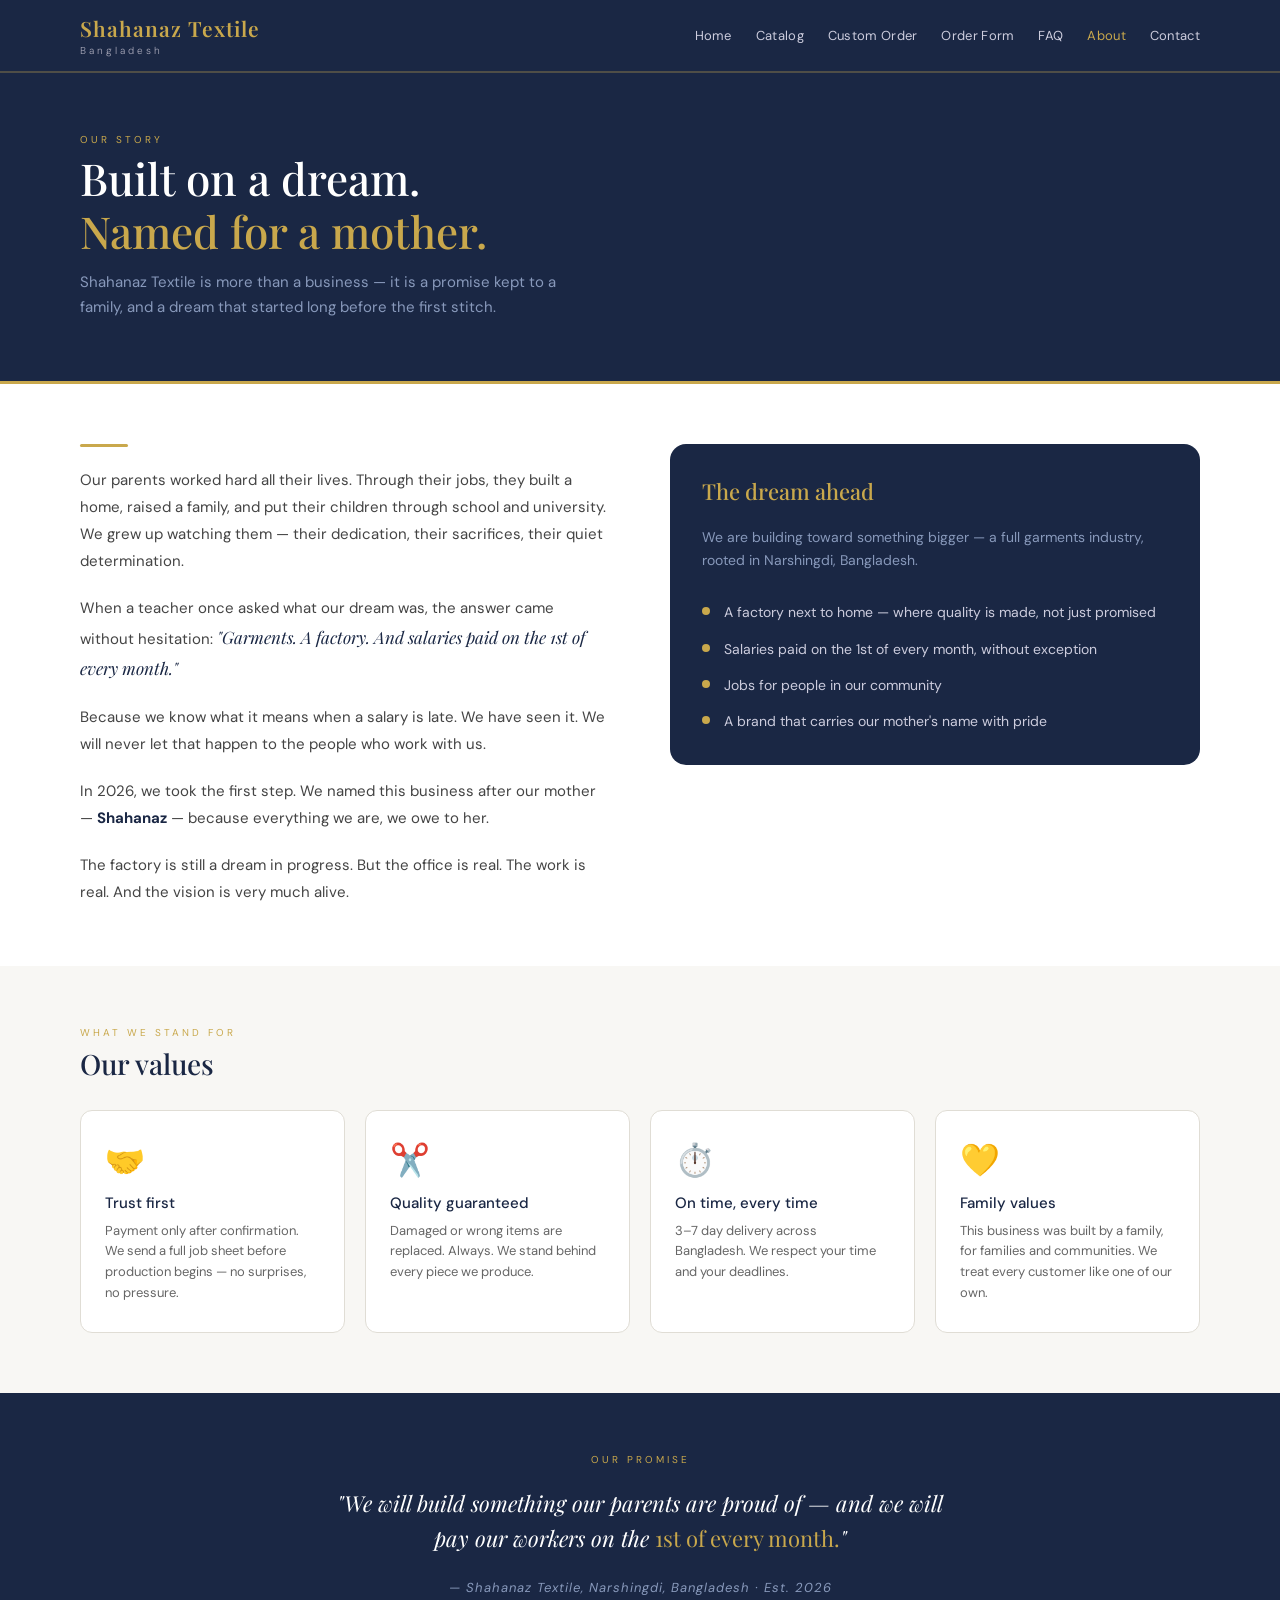
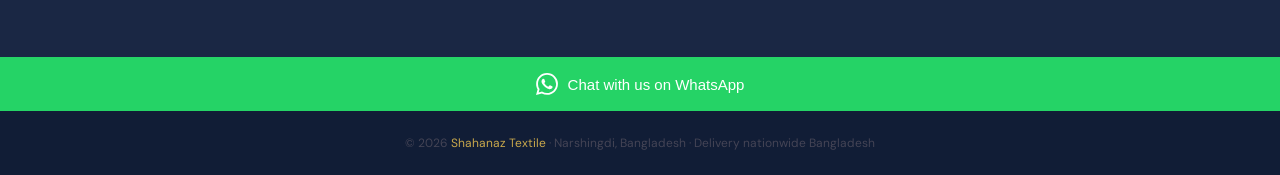
<file: about.html>
<!DOCTYPE html>
<html lang="en">
<head>
<meta charset="UTF-8">
<meta name="viewport" content="width=device-width, initial-scale=1.0">
<title>About Us | Shahanaz Textile</title>
<link rel="stylesheet" href="css/style.css">
<style>
.about-header{background:var(--navy);padding:60px 80px;border-bottom:3px solid var(--gold);}
.about-header h1{font-family:'Playfair Display',serif;font-size:44px;font-weight:500;color:var(--white);line-height:1.2;}
.about-header h1 em{color:var(--gold);font-style:normal;}
.about-header p{color:var(--muted);font-size:15px;margin-top:12px;max-width:520px;line-height:1.7;}
.story-section{padding:60px 80px;background:var(--white);}
.story-grid{display:grid;grid-template-columns:1fr 1fr;gap:60px;align-items:start;}
.story-text{display:flex;flex-direction:column;gap:20px;}
.story-text p{font-size:15px;color:#444;line-height:1.8;}
.story-text p em{color:var(--navy);font-style:italic;font-family:'Playfair Display',serif;font-size:17px;}
.gold-line{width:48px;height:3px;background:var(--gold);border-radius:2px;}
.vision-card{background:var(--navy);border-radius:16px;padding:32px;display:flex;flex-direction:column;gap:20px;}
.vision-card h3{font-family:'Playfair Display',serif;font-size:22px;color:var(--gold);font-weight:500;}
.vision-card p{font-size:14px;color:var(--muted);line-height:1.7;}
.vision-item{display:flex;gap:14px;align-items:flex-start;}
.vision-dot{width:8px;height:8px;border-radius:50%;background:var(--gold);flex-shrink:0;margin-top:6px;}
.vision-item p{font-size:14px;color:#ccd;line-height:1.6;}
.values-section{padding:60px 80px;background:var(--off);}
.values-grid{display:grid;grid-template-columns:repeat(auto-fit,minmax(220px,1fr));gap:20px;margin-top:28px;}
.value-card{background:var(--white);border:1px solid var(--border);border-radius:12px;padding:28px 24px;}
.value-icon{font-size:32px;margin-bottom:12px;}
.value-card h3{font-size:15px;font-weight:500;color:var(--navy);margin-bottom:8px;}
.value-card p{font-size:13px;color:#666;line-height:1.6;}
.founder-section{padding:60px 80px;background:var(--navy);}
.founder-quote{max-width:640px;margin:0 auto;text-align:center;}
.founder-quote blockquote{font-family:'Playfair Display',serif;font-size:22px;color:var(--white);font-style:italic;line-height:1.6;margin-bottom:20px;}
.founder-quote blockquote em{color:var(--gold);font-style:normal;}
.founder-quote cite{font-size:13px;color:var(--muted);letter-spacing:1px;}
@media(max-width:700px){
  .about-header{padding:40px 16px;}
  .about-header h1{font-size:30px;}
  .story-section,.values-section,.founder-section{padding:40px 16px;}
  .story-grid{grid-template-columns:1fr;gap:32px;}
}
</style>
</head>
<body>

<div class="about-header">
  <div class="eyebrow">Our story</div>
  <h1>Built on a dream.<br><em>Named for a mother.</em></h1>
  <p>Shahanaz Textile is more than a business — it is a promise kept to a family, and a dream that started long before the first stitch.</p>
</div>

<section class="story-section">
  <div class="story-grid">
    <div class="story-text">
      <div class="gold-line"></div>
      <p>Our parents worked hard all their lives. Through their jobs, they built a home, raised a family, and put their children through school and university. We grew up watching them — their dedication, their sacrifices, their quiet determination.</p>
      <p>When a teacher once asked what our dream was, the answer came without hesitation: <em>"Garments. A factory. And salaries paid on the 1st of every month."</em></p>
      <p>Because we know what it means when a salary is late. We have seen it. We will never let that happen to the people who work with us.</p>
      <p>In 2026, we took the first step. We named this business after our mother — <strong style="color:var(--navy);">Shahanaz</strong> — because everything we are, we owe to her.</p>
      <p>The factory is still a dream in progress. But the office is real. The work is real. And the vision is very much alive.</p>
    </div>
    <div>
      <div class="vision-card">
        <h3>The dream ahead</h3>
        <p>We are building toward something bigger — a full garments industry, rooted in Narshingdi, Bangladesh.</p>
        <div style="display:flex;flex-direction:column;gap:14px;margin-top:8px;">
          <div class="vision-item"><div class="vision-dot"></div><p>A factory next to home — where quality is made, not just promised</p></div>
          <div class="vision-item"><div class="vision-dot"></div><p>Salaries paid on the 1st of every month, without exception</p></div>
          <div class="vision-item"><div class="vision-dot"></div><p>Jobs for people in our community</p></div>
          <div class="vision-item"><div class="vision-dot"></div><p>A brand that carries our mother's name with pride</p></div>
        </div>
      </div>
    </div>
  </div>
</section>

<section class="values-section">
  <div class="eyebrow">What we stand for</div>
  <div class="section-title">Our values</div>
  <div class="values-grid">
    <div class="value-card">
      <div class="value-icon">🤝</div>
      <h3>Trust first</h3>
      <p>Payment only after confirmation. We send a full job sheet before production begins — no surprises, no pressure.</p>
    </div>
    <div class="value-card">
      <div class="value-icon">✂️</div>
      <h3>Quality guaranteed</h3>
      <p>Damaged or wrong items are replaced. Always. We stand behind every piece we produce.</p>
    </div>
    <div class="value-card">
      <div class="value-icon">⏱️</div>
      <h3>On time, every time</h3>
      <p>3–7 day delivery across Bangladesh. We respect your time and your deadlines.</p>
    </div>
    <div class="value-card">
      <div class="value-icon">💛</div>
      <h3>Family values</h3>
      <p>This business was built by a family, for families and communities. We treat every customer like one of our own.</p>
    </div>
  </div>
</section>

<section class="founder-section">
  <div class="founder-quote">
    <div class="eyebrow" style="color:var(--gold);text-align:center;margin-bottom:20px;">Our promise</div>
    <blockquote>"We will build something our parents are proud of — and we will pay our workers on the <em>1st of every month.</em>"</blockquote>
    <cite>— Shahanaz Textile, Narshingdi, Bangladesh · Est. 2026</cite>
  </div>
</section>

<script src="js/shared.js"></script>
<script>
injectNav('About');
injectWABar('Hi Shahanaz Textile! I would like to learn more about your business.');
injectFooter();
</script>
</body>
</html>
</file>
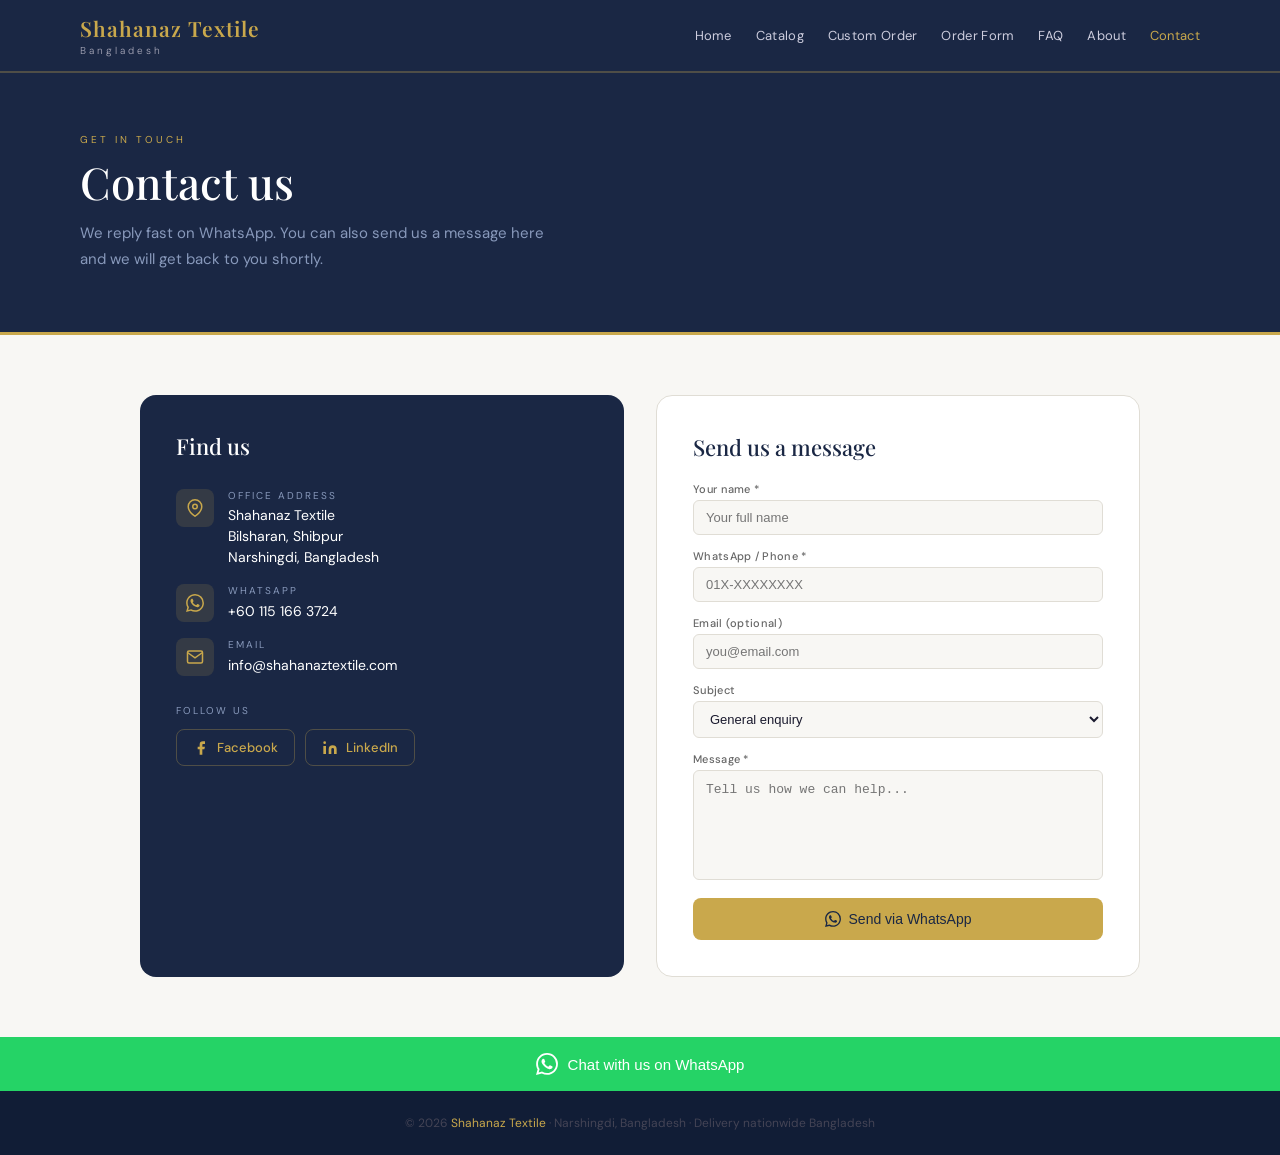
<file: contact.html>
<!DOCTYPE html>
<html lang="en">
<head>
<meta charset="UTF-8">
<meta name="viewport" content="width=device-width, initial-scale=1.0">
<title>Contact | Shahanaz Textile</title>
<link rel="stylesheet" href="css/style.css">
<style>
.contact-header{background:var(--navy);padding:60px 80px;border-bottom:3px solid var(--gold);}
.contact-header h1{font-family:'Playfair Display',serif;font-size:44px;font-weight:500;color:var(--white);}
.contact-header p{color:var(--muted);font-size:15px;margin-top:10px;max-width:480px;line-height:1.7;}
.contact-wrap{padding:60px 80px;background:var(--off);}
.contact-grid{display:grid;grid-template-columns:1fr 1fr;gap:32px;max-width:1000px;margin:0 auto;}

/* INFO CARD */
.info-card{background:var(--navy);border-radius:16px;padding:36px;display:flex;flex-direction:column;gap:28px;}
.info-card h2{font-family:'Playfair Display',serif;font-size:22px;color:var(--white);font-weight:500;}
.info-block{display:flex;flex-direction:column;gap:16px;}
.info-item{display:flex;gap:14px;align-items:flex-start;}
.info-icon{width:38px;height:38px;background:rgba(201,168,76,0.15);border-radius:8px;display:flex;align-items:center;justify-content:center;flex-shrink:0;}
.info-icon svg{width:18px;height:18px;color:var(--gold);}
.info-text label{font-size:10px;color:var(--muted);letter-spacing:2px;text-transform:uppercase;display:block;margin-bottom:3px;}
.info-text a,.info-text p{font-size:14px;color:var(--white);text-decoration:none;line-height:1.5;}
.info-text a:hover{color:var(--gold);}

/* SOCIAL ROW */
.social-row{display:flex;gap:10px;flex-wrap:wrap;}
.social-btn{display:flex;align-items:center;gap:8px;padding:9px 16px;border-radius:8px;font-size:13px;font-weight:500;text-decoration:none;transition:all .2s;border:1px solid rgba(201,168,76,0.3);color:var(--gold);background:transparent;}
.social-btn:hover{background:rgba(201,168,76,0.1);border-color:var(--gold);}
.social-btn svg{width:16px;height:16px;}

/* FORM CARD */
.form-card-contact{background:var(--white);border-radius:16px;padding:36px;border:1px solid var(--border);}
.form-card-contact h2{font-family:'Playfair Display',serif;font-size:22px;color:var(--navy);font-weight:500;margin-bottom:20px;}
.form-fields{display:flex;flex-direction:column;gap:14px;}
.send-btn{background:var(--gold);color:var(--navy);border:none;border-radius:8px;padding:13px;font-size:14px;font-weight:500;cursor:pointer;width:100%;display:flex;align-items:center;justify-content:center;gap:8px;transition:background .2s;margin-top:4px;}
.send-btn:hover{background:var(--gold-dark);}
.success-msg{display:none;background:rgba(201,168,76,0.1);border:1px solid rgba(201,168,76,0.3);border-radius:8px;padding:14px;font-size:13px;color:#9a7d30;text-align:center;margin-top:12px;}

@media(max-width:700px){
  .contact-header,.contact-wrap{padding:40px 16px;}
  .contact-header h1{font-size:30px;}
  .contact-grid{grid-template-columns:1fr;}
}
</style>
</head>
<body>

<div class="contact-header">
  <div class="eyebrow">Get in touch</div>
  <h1>Contact us</h1>
  <p>We reply fast on WhatsApp. You can also send us a message here and we will get back to you shortly.</p>
</div>

<div class="contact-wrap">
  <div class="contact-grid">

    <!-- INFO CARD -->
    <div class="info-card">
      <h2>Find us</h2>
      <div class="info-block">

        <div class="info-item">
          <div class="info-icon">
            <svg viewBox="0 0 24 24" fill="none" stroke="currentColor" stroke-width="2"><path d="M21 10c0 7-9 13-9 13s-9-6-9-13a9 9 0 0118 0z"/><circle cx="12" cy="10" r="3"/></svg>
          </div>
          <div class="info-text">
            <label>Office address</label>
            <p>Shahanaz Textile<br>Bilsharan, Shibpur<br>Narshingdi, Bangladesh</p>
          </div>
        </div>

        <div class="info-item">
          <div class="info-icon">
            <svg viewBox="0 0 24 24" fill="currentColor"><path d="M17.472 14.382c-.297-.149-1.758-.867-2.03-.967-.273-.099-.471-.148-.67.15-.197.297-.767.966-.94 1.164-.173.199-.347.223-.644.075-.297-.15-1.255-.463-2.39-1.475-.883-.788-1.48-1.761-1.653-2.059-.173-.297-.018-.458.13-.606.134-.133.298-.347.446-.52.149-.174.198-.298.298-.497.099-.198.05-.371-.025-.52-.075-.149-.669-1.612-.916-2.207-.242-.579-.487-.5-.669-.51-.173-.008-.371-.01-.57-.01-.198 0-.52.074-.792.372-.272.297-1.04 1.016-1.04 2.479 0 1.462 1.065 2.875 1.213 3.074.149.198 2.096 3.2 5.077 4.487.709.306 1.262.489 1.694.625.712.227 1.36.195 1.871.118.571-.085 1.758-.719 2.006-1.413.248-.694.248-1.289.173-1.413-.074-.124-.272-.198-.57-.347m-5.421 7.403h-.004a9.87 9.87 0 01-5.031-1.378l-.361-.214-3.741.982.998-3.648-.235-.374a9.86 9.86 0 01-1.51-5.26c.001-5.45 4.436-9.884 9.888-9.884 2.64 0 5.122 1.03 6.988 2.898a9.825 9.825 0 012.893 6.994c-.003 5.45-4.437 9.884-9.885 9.884m8.413-18.297A11.815 11.815 0 0012.05 0C5.495 0 .16 5.335.157 11.892c0 2.096.547 4.142 1.588 5.945L.057 24l6.305-1.654a11.882 11.882 0 005.683 1.448h.005c6.554 0 11.89-5.335 11.893-11.893a11.821 11.821 0 00-3.48-8.413z"/></svg>
          </div>
          <div class="info-text">
            <label>WhatsApp</label>
            <a href="https://wa.me/+601151663724" target="_blank">+60 115 166 3724</a>
          </div>
        </div>

        <div class="info-item">
          <div class="info-icon">
            <svg viewBox="0 0 24 24" fill="none" stroke="currentColor" stroke-width="2"><path d="M4 4h16c1.1 0 2 .9 2 2v12c0 1.1-.9 2-2 2H4c-1.1 0-2-.9-2-2V6c0-1.1.9-2 2-2z"/><polyline points="22,6 12,13 2,6"/></svg>
          </div>
          <div class="info-text">
            <label>Email</label>
            <a href="mailto:info@shahanaztextile.com">info@shahanaztextile.com</a>
          </div>
        </div>

      </div>

      <!-- SOCIAL -->
      <div>
        <div style="font-size:10px;color:var(--muted);letter-spacing:2px;text-transform:uppercase;margin-bottom:12px;">Follow us</div>
        <div class="social-row">
          <a href="https://facebook.com/shahanaztextile" target="_blank" class="social-btn">
            <svg viewBox="0 0 24 24" fill="currentColor"><path d="M18 2h-3a5 5 0 00-5 5v3H7v4h3v8h4v-8h3l1-4h-4V7a1 1 0 011-1h3z"/></svg>
            Facebook
          </a>
          <a href="https://linkedin.com/company/shahanaztextile" target="_blank" class="social-btn">
            <svg viewBox="0 0 24 24" fill="currentColor"><path d="M16 8a6 6 0 016 6v7h-4v-7a2 2 0 00-2-2 2 2 0 00-2 2v7h-4v-7a6 6 0 016-6zM2 9h4v12H2z"/><circle cx="4" cy="4" r="2"/></svg>
            LinkedIn
          </a>
        </div>
      </div>

    </div>

    <!-- MESSAGE FORM -->
    <div class="form-card-contact">
      <h2>Send us a message</h2>
      <div class="form-fields">
        <div class="field"><label>Your name *</label><input type="text" id="msgName" placeholder="Your full name"></div>
        <div class="field"><label>WhatsApp / Phone *</label><input type="text" id="msgPhone" placeholder="01X-XXXXXXXX"></div>
        <div class="field"><label>Email (optional)</label><input type="email" id="msgEmail" placeholder="you@email.com"></div>
        <div class="field"><label>Subject</label>
          <select id="msgSubject">
            <option>General enquiry</option>
            <option>Catalog order</option>
            <option>Custom order</option>
            <option>Bulk / corporate order</option>
            <option>Other</option>
          </select>
        </div>
        <div class="field"><label>Message *</label>
          <textarea id="msgBody" style="height:110px;" placeholder="Tell us how we can help..."></textarea>
        </div>
        <button class="send-btn" onclick="sendContact()">
          <svg width="16" height="16" viewBox="0 0 24 24" fill="currentColor"><path d="M17.472 14.382c-.297-.149-1.758-.867-2.03-.967-.273-.099-.471-.148-.67.15-.197.297-.767.966-.94 1.164-.173.199-.347.223-.644.075-.297-.15-1.255-.463-2.39-1.475-.883-.788-1.48-1.761-1.653-2.059-.173-.297-.018-.458.13-.606.134-.133.298-.347.446-.52.149-.174.198-.298.298-.497.099-.198.05-.371-.025-.52-.075-.149-.669-1.612-.916-2.207-.242-.579-.487-.5-.669-.51-.173-.008-.371-.01-.57-.01-.198 0-.52.074-.792.372-.272.297-1.04 1.016-1.04 2.479 0 1.462 1.065 2.875 1.213 3.074.149.198 2.096 3.2 5.077 4.487.709.306 1.262.489 1.694.625.712.227 1.36.195 1.871.118.571-.085 1.758-.719 2.006-1.413.248-.694.248-1.289.173-1.413-.074-.124-.272-.198-.57-.347m-5.421 7.403h-.004a9.87 9.87 0 01-5.031-1.378l-.361-.214-3.741.982.998-3.648-.235-.374a9.86 9.86 0 01-1.51-5.26c.001-5.45 4.436-9.884 9.888-9.884 2.64 0 5.122 1.03 6.988 2.898a9.825 9.825 0 012.893 6.994c-.003 5.45-4.437 9.884-9.885 9.884m8.413-18.297A11.815 11.815 0 0012.05 0C5.495 0 .16 5.335.157 11.892c0 2.096.547 4.142 1.588 5.945L.057 24l6.305-1.654a11.882 11.882 0 005.683 1.448h.005c6.554 0 11.89-5.335 11.893-11.893a11.821 11.821 0 00-3.48-8.413z"/></svg>
          Send via WhatsApp
        </button>
        <div class="success-msg" id="successMsg">✓ Message sent! We will reply shortly.</div>
      </div>
    </div>

  </div>
</div>

<script src="js/shared.js"></script>
<script>
injectNav('Contact');
injectWABar('Hi Shahanaz Textile! I would like to get in touch.');
injectFooter();

function sendContact() {
  const name    = document.getElementById('msgName').value.trim();
  const phone   = document.getElementById('msgPhone').value.trim();
  const email   = document.getElementById('msgEmail').value.trim();
  const subject = document.getElementById('msgSubject').value;
  const body    = document.getElementById('msgBody').value.trim();
  if (!name || !phone || !body) { alert('Please fill in name, phone and message.'); return; }
  const msg = `*Message from shahanaztextile.com*\n\nName: ${name}\nPhone: ${phone}${email ? '\nEmail: '+email : ''}\nSubject: ${subject}\n\n${body}`;
  openWA(msg);
  document.getElementById('successMsg').style.display = 'block';
}
</script>
</body>
</html>
</file>
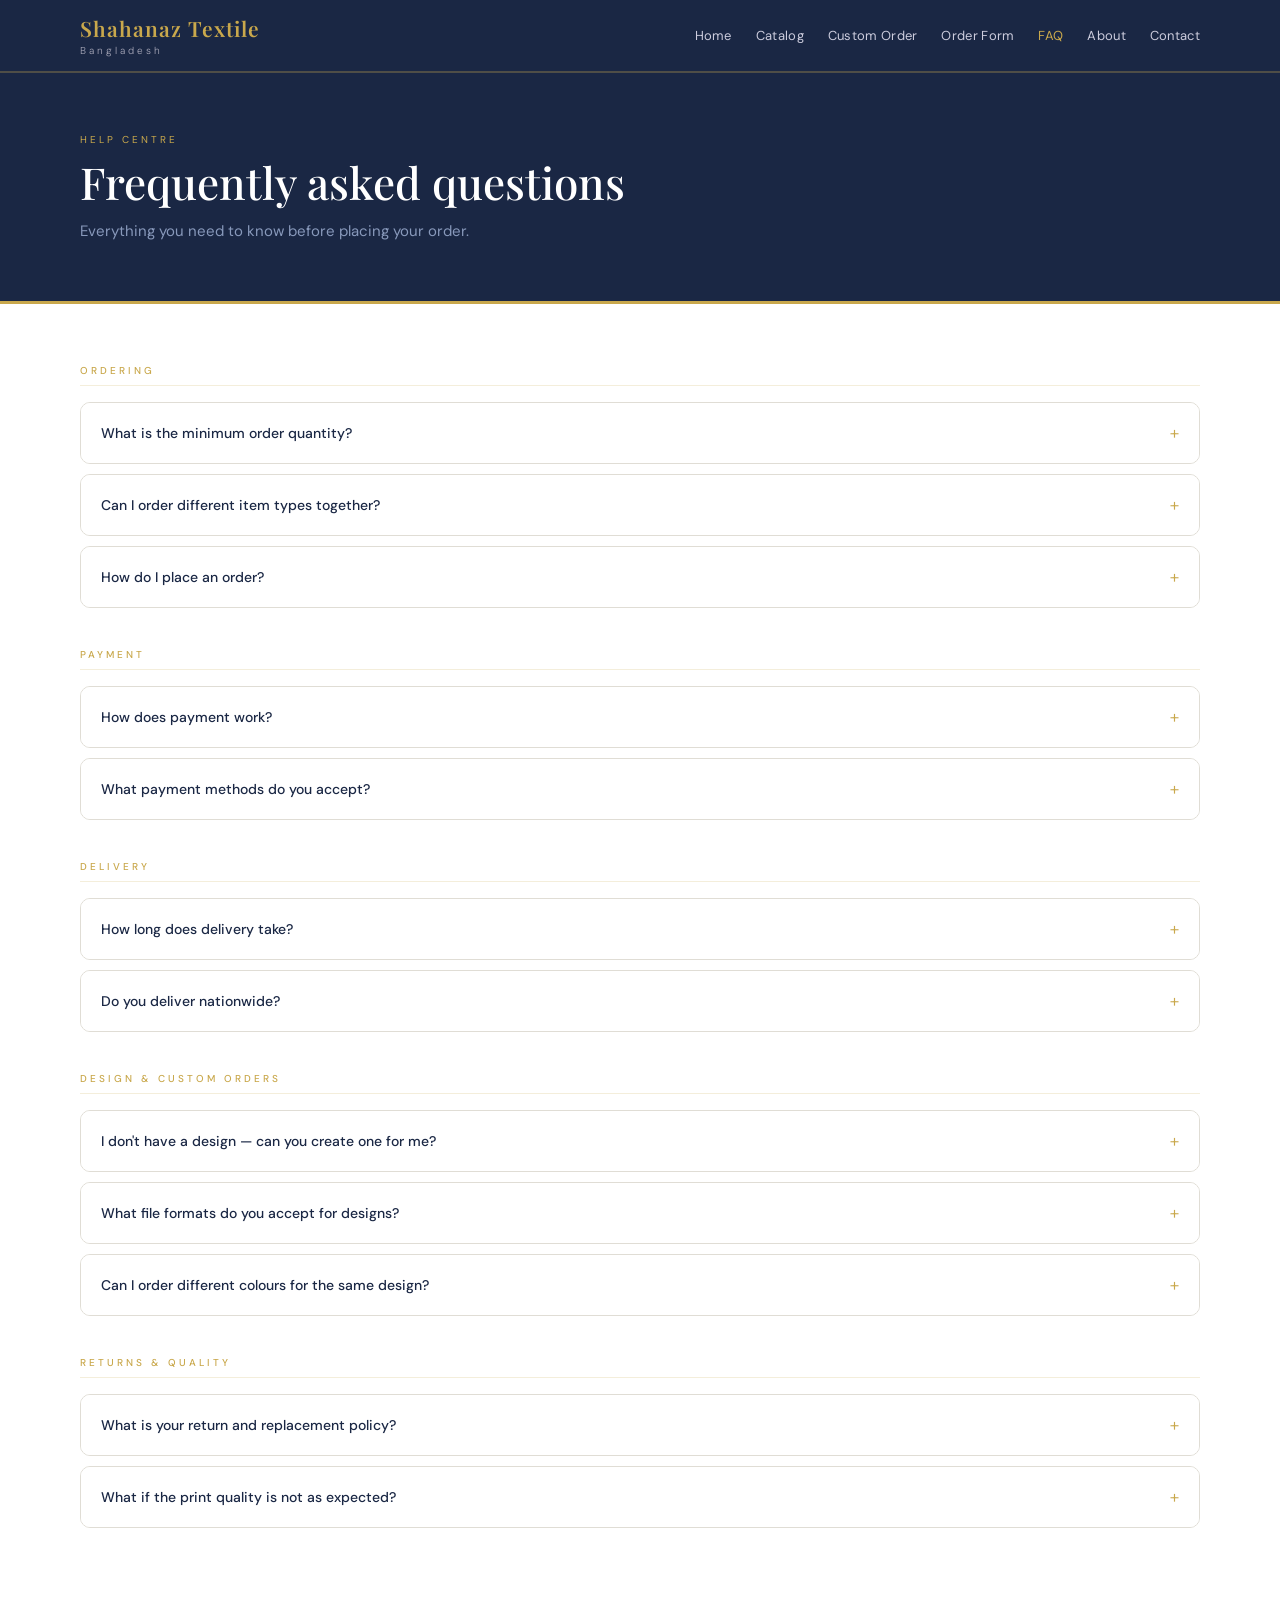
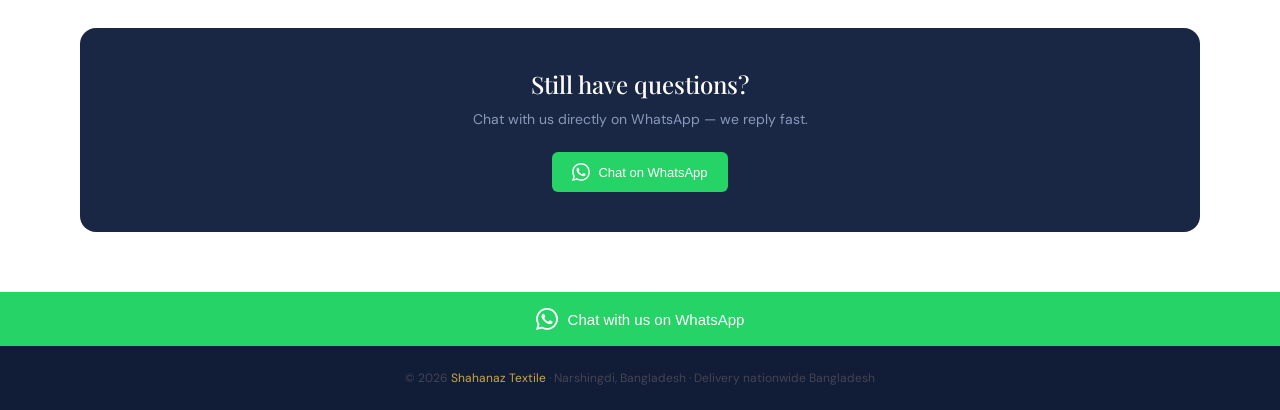
<file: faq.html>
<!DOCTYPE html>
<html lang="en">
<head>
<meta charset="UTF-8">
<meta name="viewport" content="width=device-width, initial-scale=1.0">
<title>FAQ | Shahanaz Textile</title>
<link rel="stylesheet" href="css/style.css">
<style>
.faq-header{background:var(--navy);padding:60px 80px;border-bottom:3px solid var(--gold);}
.faq-header h1{font-family:'Playfair Display',serif;font-size:44px;font-weight:500;color:var(--white);}
.faq-header p{color:var(--muted);font-size:15px;margin-top:10px;}
.faq-wrap{padding:60px 80px;background:var(--white);}
.faq-group{margin-bottom:40px;}
.faq-group-title{font-size:10px;color:var(--gold);letter-spacing:3px;font-weight:500;text-transform:uppercase;margin-bottom:16px;padding-bottom:8px;border-bottom:1px solid rgba(201,168,76,0.2);}
.faq-item{border:1px solid var(--border);border-radius:10px;overflow:hidden;margin-bottom:10px;}
.faq-question{padding:18px 20px;display:flex;align-items:center;justify-content:space-between;cursor:pointer;background:var(--white);transition:background .2s;}
.faq-question:hover{background:var(--off);}
.faq-question h3{font-size:14px;font-weight:500;color:var(--navy);}
.faq-arrow{color:var(--gold);font-size:18px;font-weight:300;transition:transform .2s;flex-shrink:0;}
.faq-item.open .faq-arrow{transform:rotate(45deg);}
.faq-answer{display:none;padding:0 20px 18px;background:var(--white);}
.faq-item.open .faq-answer{display:block;}
.faq-answer p{font-size:13px;color:#555;line-height:1.7;}
.faq-answer ul{margin-top:8px;padding-left:16px;display:flex;flex-direction:column;gap:4px;}
.faq-answer ul li{font-size:13px;color:#555;line-height:1.6;}
.faq-answer strong{color:var(--navy);}
.faq-answer .highlight{background:rgba(201,168,76,0.08);border-left:3px solid var(--gold);padding:10px 14px;border-radius:0 6px 6px 0;margin-top:10px;font-size:13px;color:#666;}
.still-wrap{padding:0 80px 60px;background:var(--white);}
.still-card{background:var(--navy);border-radius:16px;padding:40px;text-align:center;}
.still-card h2{font-family:'Playfair Display',serif;font-size:24px;color:var(--white);font-weight:500;margin-bottom:10px;}
.still-card p{color:var(--muted);font-size:14px;margin-bottom:24px;}
@media(max-width:700px){
  .faq-header,.faq-wrap,.still-wrap{padding:40px 16px;}
  .faq-header h1{font-size:30px;}
  .still-wrap{padding:0 16px 40px;}
}
</style>
</head>
<body>

<div class="faq-header">
  <div class="eyebrow">Help centre</div>
  <h1>Frequently asked questions</h1>
  <p>Everything you need to know before placing your order.</p>
</div>

<div class="faq-wrap">

  <!-- ORDERING -->
  <div class="faq-group">
    <div class="faq-group-title">Ordering</div>

    <div class="faq-item">
      <div class="faq-question" onclick="toggle(this)">
        <h3>What is the minimum order quantity?</h3>
        <span class="faq-arrow">+</span>
      </div>
      <div class="faq-answer">
        <p>The minimum order is <strong>10 pieces per order</strong>. This applies to both catalog products and custom orders. You can mix sizes within one order — for example, 3×S, 4×M, 3×L counts as 10 pcs.</p>
      </div>
    </div>

    <div class="faq-item">
      <div class="faq-question" onclick="toggle(this)">
        <h3>Can I order different item types together?</h3>
        <span class="faq-arrow">+</span>
      </div>
      <div class="faq-answer">
        <p>Yes! Our order form lets you add multiple item types in a single order — for example, Round Neck + Polo + Muslimah Long Sleeve all in one submission. Each item type has its own size and quantity row.</p>
      </div>
    </div>

    <div class="faq-item">
      <div class="faq-question" onclick="toggle(this)">
        <h3>How do I place an order?</h3>
        <span class="faq-arrow">+</span>
      </div>
      <div class="faq-answer">
        <p>Two ways:</p>
        <ul>
          <li><strong>Catalog order</strong> — Browse our products, click Order, fill in the form and send via WhatsApp.</li>
          <li><strong>Custom order</strong> — Chat with us on WhatsApp with your design or idea. We create a mockup for your approval, then you fill in the order form.</li>
        </ul>
        <div class="highlight">In both cases, you will receive a full job sheet PDF before any payment is required.</div>
      </div>
    </div>

  </div>

  <!-- PAYMENT -->
  <div class="faq-group">
    <div class="faq-group-title">Payment</div>

    <div class="faq-item">
      <div class="faq-question" onclick="toggle(this)">
        <h3>How does payment work?</h3>
        <span class="faq-arrow">+</span>
      </div>
      <div class="faq-answer">
        <p>We use a two-part payment system:</p>
        <ul>
          <li><strong>50% upfront</strong> — paid when you confirm your order</li>
          <li><strong>50% on delivery</strong> — paid when you receive your order</li>
        </ul>
        <div class="highlight">No payment is required until we confirm your order details and you are satisfied with the job sheet.</div>
      </div>
    </div>

    <div class="faq-item">
      <div class="faq-question" onclick="toggle(this)">
        <h3>What payment methods do you accept?</h3>
        <span class="faq-arrow">+</span>
      </div>
      <div class="faq-answer">
        <p>We accept:</p>
        <ul>
          <li><strong>bKash</strong></li>
          <li><strong>Nagad</strong></li>
          <li><strong>Bank transfer</strong></li>
          <li><strong>Cash on delivery</strong> (available for select areas)</li>
        </ul>
      </div>
    </div>

  </div>

  <!-- DELIVERY -->
  <div class="faq-group">
    <div class="faq-group-title">Delivery</div>

    <div class="faq-item">
      <div class="faq-question" onclick="toggle(this)">
        <h3>How long does delivery take?</h3>
        <span class="faq-arrow">+</span>
      </div>
      <div class="faq-answer">
        <p>Delivery takes <strong>3 to 7 working days</strong> after production is complete. Delivery time may vary depending on your location within Bangladesh.</p>
        <div class="highlight">Production begins only after order confirmation and 50% upfront payment.</div>
      </div>
    </div>

    <div class="faq-item">
      <div class="faq-question" onclick="toggle(this)">
        <h3>Do you deliver nationwide?</h3>
        <span class="faq-arrow">+</span>
      </div>
      <div class="faq-answer">
        <p>Yes, we deliver to all districts across Bangladesh via courier service.</p>
      </div>
    </div>

  </div>

  <!-- DESIGN & CUSTOM -->
  <div class="faq-group">
    <div class="faq-group-title">Design &amp; Custom orders</div>

    <div class="faq-item">
      <div class="faq-question" onclick="toggle(this)">
        <h3>I don't have a design — can you create one for me?</h3>
        <span class="faq-arrow">+</span>
      </div>
      <div class="faq-answer">
        <p>Absolutely. Share your idea, theme, or any reference image with us on WhatsApp — we will create a mockup for your approval. Production only begins once you are happy with the design.</p>
      </div>
    </div>

    <div class="faq-item">
      <div class="faq-question" onclick="toggle(this)">
        <h3>What file formats do you accept for designs?</h3>
        <span class="faq-arrow">+</span>
      </div>
      <div class="faq-answer">
        <p>We accept <strong>JPG, PNG, and PDF</strong> files. For best print quality, high-resolution files (300 DPI or above) are recommended. You can also share a Google Drive or WeTransfer link.</p>
      </div>
    </div>

    <div class="faq-item">
      <div class="faq-question" onclick="toggle(this)">
        <h3>Can I order different colours for the same design?</h3>
        <span class="faq-arrow">+</span>
      </div>
      <div class="faq-answer">
        <p>Yes. In our order form, each item row has its own colour and neck colour selection. You can add multiple rows for the same design in different colours.</p>
      </div>
    </div>

  </div>

  <!-- RETURNS -->
  <div class="faq-group">
    <div class="faq-group-title">Returns &amp; quality</div>

    <div class="faq-item">
      <div class="faq-question" onclick="toggle(this)">
        <h3>What is your return and replacement policy?</h3>
        <span class="faq-arrow">+</span>
      </div>
      <div class="faq-answer">
        <p>We stand behind the quality of everything we produce. If there is an issue with your order:</p>
        <ul>
          <li><strong>Wrong size, torn, or damaged items</strong> — we will replace those specific pieces at no charge</li>
          <li><strong>Repairable items</strong> — we will repair them if possible</li>
          <li>Issues must be reported within 48 hours of receiving your order</li>
        </ul>
        <div class="highlight">Please check your order upon delivery and contact us immediately via WhatsApp if anything is wrong.</div>
      </div>
    </div>

    <div class="faq-item">
      <div class="faq-question" onclick="toggle(this)">
        <h3>What if the print quality is not as expected?</h3>
        <span class="faq-arrow">+</span>
      </div>
      <div class="faq-answer">
        <p>We approve a job sheet with mockup before production. If the final product significantly differs from the approved mockup, we will work with you to resolve it — including reprinting if necessary.</p>
      </div>
    </div>

  </div>

</div>

<div class="still-wrap">
  <div class="still-card">
    <h2>Still have questions?</h2>
    <p>Chat with us directly on WhatsApp — we reply fast.</p>
    <button class="btn-wa" style="margin:0 auto;" onclick="openWA('Hi Shahanaz Textile! I have a question about my order.')">
      <svg width="18" height="18" viewBox="0 0 24 24" fill="currentColor"><path d="M17.472 14.382c-.297-.149-1.758-.867-2.03-.967-.273-.099-.471-.148-.67.15-.197.297-.767.966-.94 1.164-.173.199-.347.223-.644.075-.297-.15-1.255-.463-2.39-1.475-.883-.788-1.48-1.761-1.653-2.059-.173-.297-.018-.458.13-.606.134-.133.298-.347.446-.52.149-.174.198-.298.298-.497.099-.198.05-.371-.025-.52-.075-.149-.669-1.612-.916-2.207-.242-.579-.487-.5-.669-.51-.173-.008-.371-.01-.57-.01-.198 0-.52.074-.792.372-.272.297-1.04 1.016-1.04 2.479 0 1.462 1.065 2.875 1.213 3.074.149.198 2.096 3.2 5.077 4.487.709.306 1.262.489 1.694.625.712.227 1.36.195 1.871.118.571-.085 1.758-.719 2.006-1.413.248-.694.248-1.289.173-1.413-.074-.124-.272-.198-.57-.347m-5.421 7.403h-.004a9.87 9.87 0 01-5.031-1.378l-.361-.214-3.741.982.998-3.648-.235-.374a9.86 9.86 0 01-1.51-5.26c.001-5.45 4.436-9.884 9.888-9.884 2.64 0 5.122 1.03 6.988 2.898a9.825 9.825 0 012.893 6.994c-.003 5.45-4.437 9.884-9.885 9.884m8.413-18.297A11.815 11.815 0 0012.05 0C5.495 0 .16 5.335.157 11.892c0 2.096.547 4.142 1.588 5.945L.057 24l6.305-1.654a11.882 11.882 0 005.683 1.448h.005c6.554 0 11.89-5.335 11.893-11.893a11.821 11.821 0 00-3.48-8.413z"/></svg>
      Chat on WhatsApp
    </button>
  </div>
</div>

<script src="js/shared.js"></script>
<script>
injectNav('FAQ');
injectWABar('Hi Shahanaz Textile! I have a question.');
injectFooter();

function toggle(el) {
  const item = el.closest('.faq-item');
  const isOpen = item.classList.contains('open');
  document.querySelectorAll('.faq-item.open').forEach(i => i.classList.remove('open'));
  if (!isOpen) item.classList.add('open');
}
</script>
</body>
</html>
</file>
<file: css/style.css>
/* =============================================
   SHAHANAZ TEXTILE — Global Stylesheet
   Navy + Gold · Playfair Display + DM Sans
   ============================================= */

@import url('https://fonts.googleapis.com/css2?family=Playfair+Display:wght@400;500;600&family=DM+Sans:ital,wght@0,300;0,400;0,500;1,400&display=swap');

:root {
  --navy:       #1a2744;
  --navy-dark:  #111d36;
  --navy-mid:   #243560;
  --gold:       #c9a84c;
  --gold-light: #e8d49a;
  --gold-dark:  #b8973b;
  --white:      #ffffff;
  --off:        #f8f7f4;
  --muted:      #8899bb;
  --text:       #1a1a2e;
  --border:     #e0ddd5;
  --border-mid: #c9c5bc;
  --green-wa:   #25D366;
}

* { margin: 0; padding: 0; box-sizing: border-box; }
html { scroll-behavior: smooth; }
body {
  font-family: 'DM Sans', sans-serif;
  color: var(--text);
  background: var(--white);
  max-width: 1400px;
  margin: 0 auto;
}

/* ── TYPOGRAPHY ── */
.playfair { font-family: 'Playfair Display', serif; }
.eyebrow  { font-size: 10px; color: var(--gold); letter-spacing: 3px; text-transform: uppercase; margin-bottom: 6px; }
.section-title { font-family: 'Playfair Display', serif; font-size: 28px; font-weight: 500; color: var(--navy); margin-bottom: 24px; }

/* ── NAV ── */
nav {
  background: var(--navy);
  padding: 14px 80px;
  display: flex;
  align-items: center;
  justify-content: space-between;
  position: sticky;
  top: 0;
  z-index: 200;
  border-bottom: 2px solid rgba(201,168,76,0.3);
  flex-wrap: nowrap;
}
.nav-logo { color: var(--gold); font-family: 'Playfair Display', serif; font-size: 21px; font-weight: 600; letter-spacing: 1px; text-decoration: none; }
.nav-logo span { color: #aab; font-family: 'DM Sans', sans-serif; font-size: 10px; font-weight: 300; letter-spacing: 3px; display: block; margin-top: 2px; }
.nav-links { display: flex; gap: 24px; align-items: center; }
.nav-links a { color: #ccd; font-size: 13px; text-decoration: none; letter-spacing: 0.3px; transition: color .2s; }
.nav-links a:hover, .nav-links a.active { color: var(--gold); }

/* ── BUTTONS ── */
.btn-gold {
  background: var(--gold); color: var(--navy);
  padding: 13px 30px; border-radius: 4px; font-size: 14px; font-weight: 500;
  text-decoration: none; border: none; cursor: pointer;
  display: inline-flex; align-items: center; gap: 8px;
  transition: background .2s;
}
.btn-gold:hover { background: var(--gold-dark); }
.btn-outline {
  background: transparent; color: var(--gold);
  padding: 12px 30px; border-radius: 4px; font-size: 14px; font-weight: 500;
  text-decoration: none; border: 1.5px solid var(--gold); cursor: pointer;
  display: inline-flex; align-items: center; gap: 8px;
  transition: all .2s;
}
.btn-outline:hover { background: var(--gold); color: var(--navy); }
.btn-navy {
  background: var(--navy); color: var(--gold);
  padding: 10px 20px; border-radius: 6px; font-size: 13px; font-weight: 500;
  text-decoration: none; border: none; cursor: pointer;
  display: inline-flex; align-items: center; gap: 8px;
  transition: background .2s;
}
.btn-navy:hover { background: var(--navy-mid); }
.btn-wa {
  background: var(--green-wa); color: var(--white);
  padding: 11px 20px; border-radius: 6px; font-size: 13px; font-weight: 500;
  text-decoration: none; border: none; cursor: pointer;
  display: inline-flex; align-items: center; gap: 8px;
  transition: background .2s;
}
.btn-wa:hover { background: #1fb558; }

/* ── HERO ── */
.hero {
  background: var(--navy);
  padding: 72px 80px;
  text-align: center;
  border-bottom: 3px solid var(--gold);
}
.hero h1 {
  font-family: 'Playfair Display', serif;
  font-size: 52px; font-weight: 500;
  color: var(--white); line-height: 1.2; margin-bottom: 16px;
}
.hero h1 em { color: var(--gold); font-style: normal; }
.hero p { color: var(--muted); font-size: 16px; max-width: 500px; margin: 0 auto 36px; line-height: 1.7; }
.hero-btns { display: flex; gap: 12px; justify-content: center; flex-wrap: wrap; }
/* ── HERO SLIDER ── */
.hero-slider {
  position: relative;
  height: 520px;
  overflow: hidden;
  border-bottom: 3px solid var(--gold);
}
.hero-slides { position: absolute; inset: 0; }
.hero-slide {
  position: absolute; inset: 0;
  background-size: cover;
  background-position: center;
  opacity: 0;
  transition: opacity 1s ease;
}
.hero-slide.active { opacity: 1; }
.hero-overlay {
  position: absolute; inset: 0;
  background: linear-gradient(to bottom, rgba(17,29,54,0.7) 0%, rgba(17,29,54,0.5) 100%);
  z-index: 1;
}
.hero-content {
  position: relative; z-index: 2;
  height: 100%;
  display: flex; flex-direction: column;
  align-items: center; justify-content: center;
  text-align: center;
  padding: 40px 80px;
}
.hero-content .eyebrow { color: var(--gold-light); }
.hero-content h1 {
  font-family: 'Playfair Display', serif;
  font-size: 52px; font-weight: 500;
  color: var(--white); line-height: 1.2; margin-bottom: 16px;
}
.hero-content h1 em { color: var(--gold); font-style: normal; }
.hero-content p {
  color: rgba(255,255,255,0.85); font-size: 16px;
  max-width: 500px; margin: 0 auto 32px; line-height: 1.7;
}
.hero-dots {
  display: flex; gap: 8px; justify-content: center; margin-top: 24px;
}
.hero-dot {
  width: 8px; height: 8px; border-radius: 50%;
  background: rgba(255,255,255,0.4); cursor: pointer;
  transition: all .3s; border: none; padding: 0;
}
.hero-dot.active {
  background: var(--gold); width: 24px; border-radius: 4px;
}
@media(max-width:700px){
  .hero-slider { height: 420px; }
  .hero-content { padding: 32px 16px; }
  .hero-content h1 { font-size: 32px; }
}

/* ── SECTIONS ── */
.section { padding: 52px 80px; }
.section.bg-off { background: var(--off); }
.section.bg-navy { background: var(--navy); }
.section.bg-white { background: var(--white); }

/* ── PRODUCT CARD ── */
.product-grid {
  display: grid;
  grid-template-columns: repeat(auto-fill, minmax(200px, 1fr));
  gap: 18px;
}
.prod-card {
  border: 1px solid var(--border);
  border-radius: 12px; overflow: hidden;
  cursor: pointer; transition: transform .2s, box-shadow .2s;
  background: var(--white);
}
.prod-card:hover { transform: translateY(-3px); box-shadow: 0 8px 24px rgba(26,39,68,.1); }
.prod-img {
  background: var(--off); height: 180px;
  display: flex; align-items: center; justify-content: center;
  position: relative; overflow: hidden;
}
.prod-img svg { transition: transform .3s; }
.prod-card:hover .prod-img svg { transform: scale(1.05); }
.view-tabs { position: absolute; bottom: 8px; left: 0; right: 0; display: flex; justify-content: center; gap: 4px; }
.vtab { width: 8px; height: 8px; border-radius: 50%; background: #ccc; cursor: pointer; transition: background .2s; }
.vtab.active { background: var(--navy); }
.prod-info { padding: 14px 16px 10px; }
.prod-name { font-size: 14px; font-weight: 500; color: var(--navy); }
.prod-fab  { font-size: 12px; color: #888; margin-top: 3px; }
.prod-min  { font-size: 11px; color: var(--gold); font-weight: 500; margin-top: 5px; }
.prod-actions { padding: 0 14px 14px; display: flex; gap: 8px; }
.prod-actions .btn-navy { flex: 1; justify-content: center; padding: 9px; font-size: 12px; }
.prod-actions .btn-gold { flex: 1; justify-content: center; padding: 9px; font-size: 12px; }

/* ── MODAL ── */
.modal-overlay {
  display: none; position: fixed; inset: 0;
  background: rgba(17,29,54,.75);
  z-index: 999; align-items: center; justify-content: center; padding: 20px;
}
.modal-overlay.open { display: flex; }
.modal-box {
  background: var(--white); border-radius: 16px; overflow: hidden;
  width: 100%; max-width: 580px; max-height: 90vh; overflow-y: auto;
}
.modal-hdr {
  background: var(--navy); padding: 16px 20px;
  display: flex; align-items: center; justify-content: space-between;
  position: sticky; top: 0; z-index: 10;
}
.modal-hdr-title { color: var(--gold); font-family: 'Playfair Display', serif; font-size: 17px; }
.modal-close {
  background: var(--gold); border: none; border-radius: 50%;
  width: 28px; height: 28px; cursor: pointer;
  color: var(--navy); font-size: 16px; font-weight: 700;
  display: flex; align-items: center; justify-content: center;
}
.modal-body { padding: 20px; display: grid; grid-template-columns: 1fr 1fr; gap: 20px; }
.modal-views { display: flex; flex-direction: column; gap: 10px; }
.main-preview {
  background: var(--off); border-radius: 10px; height: 170px;
  display: flex; align-items: center; justify-content: center; overflow: hidden;
}
.thumb-grid { display: grid; grid-template-columns: repeat(4,1fr); gap: 6px; }
.thumb-item {
  background: var(--off); border-radius: 6px; height: 48px;
  display: flex; flex-direction: column; align-items: center; justify-content: center;
  cursor: pointer; border: 1.5px solid transparent; transition: border-color .2s; gap: 2px;
}
.thumb-item.active { border-color: var(--gold); }
.thumb-item span { font-size: 9px; color: var(--muted); }
.modal-details { display: flex; flex-direction: column; gap: 12px; }
.modal-pname  { font-family: 'Playfair Display', serif; font-size: 16px; color: var(--navy); }
.modal-pdesc  { font-size: 13px; color: #666; line-height: 1.6; }
.modal-pfab   { font-size: 12px; color: var(--gold); font-weight: 500; }
.qty-wrap     { display: flex; flex-direction: column; gap: 6px; }
.qty-wrap label { font-size: 12px; color: #888; }
.qty-ctrl     { display: flex; align-items: center; gap: 10px; }
.qty-btn      { width: 32px; height: 32px; border: 1px solid var(--border); border-radius: 6px; background: var(--off); cursor: pointer; font-size: 18px; display: flex; align-items: center; justify-content: center; color: var(--navy); }
.qty-num      { font-size: 18px; font-weight: 500; min-width: 36px; text-align: center; color: var(--navy); }

/* ── WA BAR ── */
.wa-bar {
  background: var(--green-wa); padding: 16px 80px;
  display: flex; align-items: center; justify-content: center; gap: 10px;
  cursor: pointer; border: none; width: 100%; transition: background .2s;
}
.wa-bar:hover { background: #1fb558; }
.wa-bar span  { color: var(--white); font-size: 15px; font-weight: 500; }

/* ── FOOTER ── */
footer { background: var(--navy-dark); padding: 24px 80px; text-align: center; }
footer p { color: #445; font-size: 12px; }
footer span { color: var(--gold); }

/* ── FORM ELEMENTS ── */
.field { display: flex; flex-direction: column; gap: 4px; }
.field label { font-size: 11px; font-weight: 500; letter-spacing: 0.3px; color: #666; }
.field input, .field select, .field textarea {
  font-size: 13px; padding: 9px 12px; border-radius: 6px;
  border: 1px solid var(--border); background: var(--off);
  color: var(--text); width: 100%; transition: border-color .2s;
}
.field input:focus, .field select:focus, .field textarea:focus {
  outline: none; border-color: var(--gold);
}
.field textarea { resize: none; line-height: 1.5; }
.row2 { display: grid; grid-template-columns: 1fr 1fr; gap: 12px; }
.row3 { display: grid; grid-template-columns: 1fr 1fr 1fr; gap: 10px; }

/* ── SEC LABEL ── */
.sec-lbl {
  font-size: 10px; font-weight: 500; letter-spacing: 2px; color: var(--gold);
  border-bottom: 1px solid rgba(201,168,76,.2); padding-bottom: 6px; margin-top: 4px;
}

/* ── ORDER CARD ── */
.order-card {
  background: var(--white); border: 1px solid var(--border);
  border-radius: 16px; overflow: hidden; max-width: 720px; margin: 0 auto;
}
.ocard-hdr {
  background: var(--navy); padding: 18px 24px;
  display: flex; align-items: center; justify-content: space-between;
}
.ocard-brand { color: var(--gold); font-family: 'Playfair Display', serif; font-size: 18px; }
.ocard-no    { color: var(--muted); font-size: 12px; }
.ocard-body  { padding: 24px; }
.info-title  { font-size: 10px; color: var(--gold); letter-spacing: 2px; font-weight: 500; margin-bottom: 8px; }
.info-row    { display: flex; justify-content: space-between; font-size: 13px; padding: 3px 0; border-bottom: 1px solid var(--off); }
.info-row .lbl { color: #888; }
.info-row .val { font-weight: 500; color: var(--navy); }
.items-table { width: 100%; border-collapse: collapse; font-size: 12px; margin: 12px 0; }
.items-table th { background: var(--navy); color: var(--gold); padding: 8px 10px; text-align: left; font-size: 11px; letter-spacing: 0.5px; }
.items-table td { padding: 8px 10px; border-bottom: 1px solid var(--off); }
.items-table tr:last-child td { border-bottom: none; }
.items-table .size-cell { text-align: center; font-weight: 500; }
.ocard-footer { background: var(--navy-dark); padding: 16px 24px; display: flex; gap: 12px; }

/* ── UPLOAD BOX ── */
.upload-box {
  border: 1.5px dashed rgba(201,168,76,.4); border-radius: 8px;
  padding: 18px; text-align: center; cursor: pointer; transition: border-color .2s;
}
.upload-box:hover { border-color: var(--gold); }
.upload-box p { font-size: 12px; color: #888; margin-top: 6px; line-height: 1.5; }

/* ── PRINT OPTS ── */
.print-opts { display: grid; grid-template-columns: repeat(3,1fr); gap: 6px; }
.popt {
  border: 1px solid var(--border); border-radius: 6px;
  padding: 8px 4px; text-align: center; cursor: pointer;
  font-size: 12px; color: #666; transition: all .2s;
}
.popt.active { border-color: var(--gold); color: var(--gold); background: rgba(201,168,76,.08); }

/* ── INFO NOTE ── */
.info-note {
  background: rgba(201,168,76,.08);
  border: 1px solid rgba(201,168,76,.25);
  border-radius: 6px; padding: 10px 14px;
  font-size: 12px; color: #9a7d30; line-height: 1.5;
}

/* ── CATALOG PAGE ── */
.filter-bar { display: flex; gap: 8px; flex-wrap: wrap; margin-bottom: 24px; }
.filter-btn { padding: 7px 16px; border-radius: 20px; border: 1px solid var(--border); background: var(--white); font-size: 12px; font-weight: 500; cursor: pointer; transition: all .2s; color: #666; }
.filter-btn.active { background: var(--navy); color: var(--gold); border-color: var(--navy); }
.catalog-header { background: var(--navy); padding: 40px 80px 36px; border-bottom: 3px solid var(--gold); }
.catalog-header h1 { font-family: 'Playfair Display', serif; font-size: 36px; font-weight: 500; color: var(--white); }
.catalog-header p { color: var(--muted); font-size: 14px; margin-top: 8px; }

/* ── ORDER PAGE ── */
.order-header { background: var(--navy); padding: 40px 80px 32px; border-bottom: 3px solid var(--gold); }
.order-header h1 { font-family: 'Playfair Display', serif; font-size: 36px; color: var(--white); font-weight: 500; }
.order-header p { color: var(--muted); font-size: 14px; margin-top: 8px; }
.form-wrap { padding: 40px 80px; background: var(--off); }
.form-card { background: var(--white); border-radius: 16px; border: 1px solid var(--border); overflow: hidden; max-width: 860px; margin: 0 auto; }
.form-section { padding: 28px 32px; border-bottom: 1px solid var(--border); }
.form-section:last-child { border-bottom: none; }
.form-section-title { font-family: 'Playfair Display', serif; font-size: 18px; font-weight: 500; color: var(--navy); margin-bottom: 18px; display: flex; align-items: center; gap: 10px; }
.form-section-title .num { width: 28px; height: 28px; border-radius: 50%; background: var(--navy); color: var(--gold); display: flex; align-items: center; justify-content: center; font-size: 13px; font-weight: 500; font-family: 'DM Sans', sans-serif; flex-shrink: 0; }
.items-container { display: flex; flex-direction: column; gap: 16px; }
.item-row { border: 1px solid var(--border); border-radius: 10px; overflow: hidden; }
.item-row-header { background: var(--navy); padding: 12px 16px; display: flex; align-items: center; justify-content: space-between; }
.item-row-header span { color: var(--gold); font-size: 13px; font-weight: 500; }
.item-row-body { padding: 16px; display: flex; flex-direction: column; gap: 14px; }
.item-toggle { background: none; border: 1px solid rgba(201,168,76,0.3); cursor: pointer; color: var(--gold); font-size: 11px; padding: 4px 8px; border-radius: 4px; }
.item-toggle:hover { background: rgba(201,168,76,0.1); }
.size-qty-grid { display: grid; grid-template-columns: repeat(6,1fr); gap: 8px; }
.sq-item { display: flex; flex-direction: column; gap: 4px; align-items: center; }
.sq-item label { font-size: 11px; color: #666; font-weight: 500; }
.sq-item input { width: 100%; text-align: center; padding: 8px 4px; border: 1px solid var(--border); border-radius: 6px; font-size: 14px; font-weight: 500; color: var(--navy); background: var(--off); }
.sq-item input:focus { outline: none; border-color: var(--gold); }
.item-subtotal { background: var(--navy); color: var(--gold); padding: 8px 16px; font-size: 13px; font-weight: 500; text-align: right; }
.add-item-btn { border: 1.5px dashed rgba(201,168,76,0.4); border-radius: 10px; padding: 14px; text-align: center; cursor: pointer; background: transparent; width: 100%; color: var(--gold); font-size: 13px; font-weight: 500; transition: all .2s; display: flex; align-items: center; justify-content: center; gap: 8px; }
.add-item-btn:hover { border-color: var(--gold); background: rgba(201,168,76,0.05); }
.grand-total { background: var(--navy); border-radius: 10px; padding: 16px 20px; display: flex; align-items: center; justify-content: space-between; }
.grand-total .label { color: var(--muted); font-size: 14px; }
.grand-total .value { color: var(--gold); font-size: 20px; font-weight: 500; font-family: 'Playfair Display', serif; }
.mockup-panel { background: var(--off); border: 1px solid var(--border); border-radius: 10px; padding: 16px; display: flex; flex-direction: column; align-items: center; gap: 10px; }
.mockup-panel p { font-size: 11px; color: #888; text-align: center; }
.color-swatches { display: flex; gap: 6px; flex-wrap: wrap; justify-content: center; }
.swatch { width: 22px; height: 22px; border-radius: 50%; cursor: pointer; border: 2px solid transparent; transition: border-color .2s; }
.swatch.active { border-color: var(--gold); }
.preview-section { padding: 32px 80px; display: none; background: var(--white); }
.preview-label { font-size: 11px; color: var(--gold); letter-spacing: 2px; text-align: center; margin-bottom: 16px; }

/* ── MOBILE ── */
@media (max-width: 700px) {
  nav {flex-direction: column; align-items: flex-start; gap: 10px; padding: 12px 16px;}
  .nav-links { gap: 12px; flex-wrap: wrap; }
  .nav-links a { font-size: 11px; }
  .hero { padding: 48px 16px; }
  .hero h1 { font-size: 32px; }
  .section { padding: 36px 16px; }
  .catalog-header { padding: 28px 16px; }
  .order-header { padding: 28px 16px; }
  .form-wrap { padding: 16px !important; }
  .preview-section { padding: 16px !important; }
  .wa-bar { padding: 14px 16px; }
  footer { padding: 20px 16px; }
  .modal-body { grid-template-columns: 1fr; }
  .row2, .row3 { grid-template-columns: 1fr; }

  /* Form */
  .form-section { padding: 20px 16px !important; }
  .form-section > div[style*="grid-template-columns"] { grid-template-columns: 1fr !important; }
  .item-row-body > div[style*="grid-template-columns"] { grid-template-columns: 1fr !important; }
  .size-qty-grid { grid-template-columns: repeat(3,1fr) !important; }
  .mockup-panel { width: 100% !important; }

  /* Preview */
  .ocard-body { padding: 16px !important; }
  .ocard-body > div { display: flex !important; flex-direction: column !important; }
  .ocard-footer { flex-direction: column !important; gap: 8px !important; }
  .ocard-footer button, .ocard-footer a { width: 100% !important; }
  .items-table { font-size: 10px !important; }
  .items-table th, .items-table td { padding: 5px 4px !important; }

  /* All grids → 1 col */
  div[style*="grid-template-columns:1fr 1fr"] { grid-template-columns: 1fr !important; }
  div[style*="grid-template-columns:1fr 1fr 1fr"] { grid-template-columns: 1fr !important; }
  div[style*="grid-template-columns: 1fr 1fr"] { grid-template-columns: 1fr !important; }
  div[style*="grid-template-columns: 1fr 1fr 1fr"] { grid-template-columns: 1fr !important; }

  /* Catalog */
  .prod-actions { flex-direction: column; }
  .prod-actions a, .prod-actions button { width: 100%; justify-content: center; }
  .filter-bar { gap: 6px; }
  .filter-btn { font-size: 11px; padding: 6px 12px; }
}
</file>
